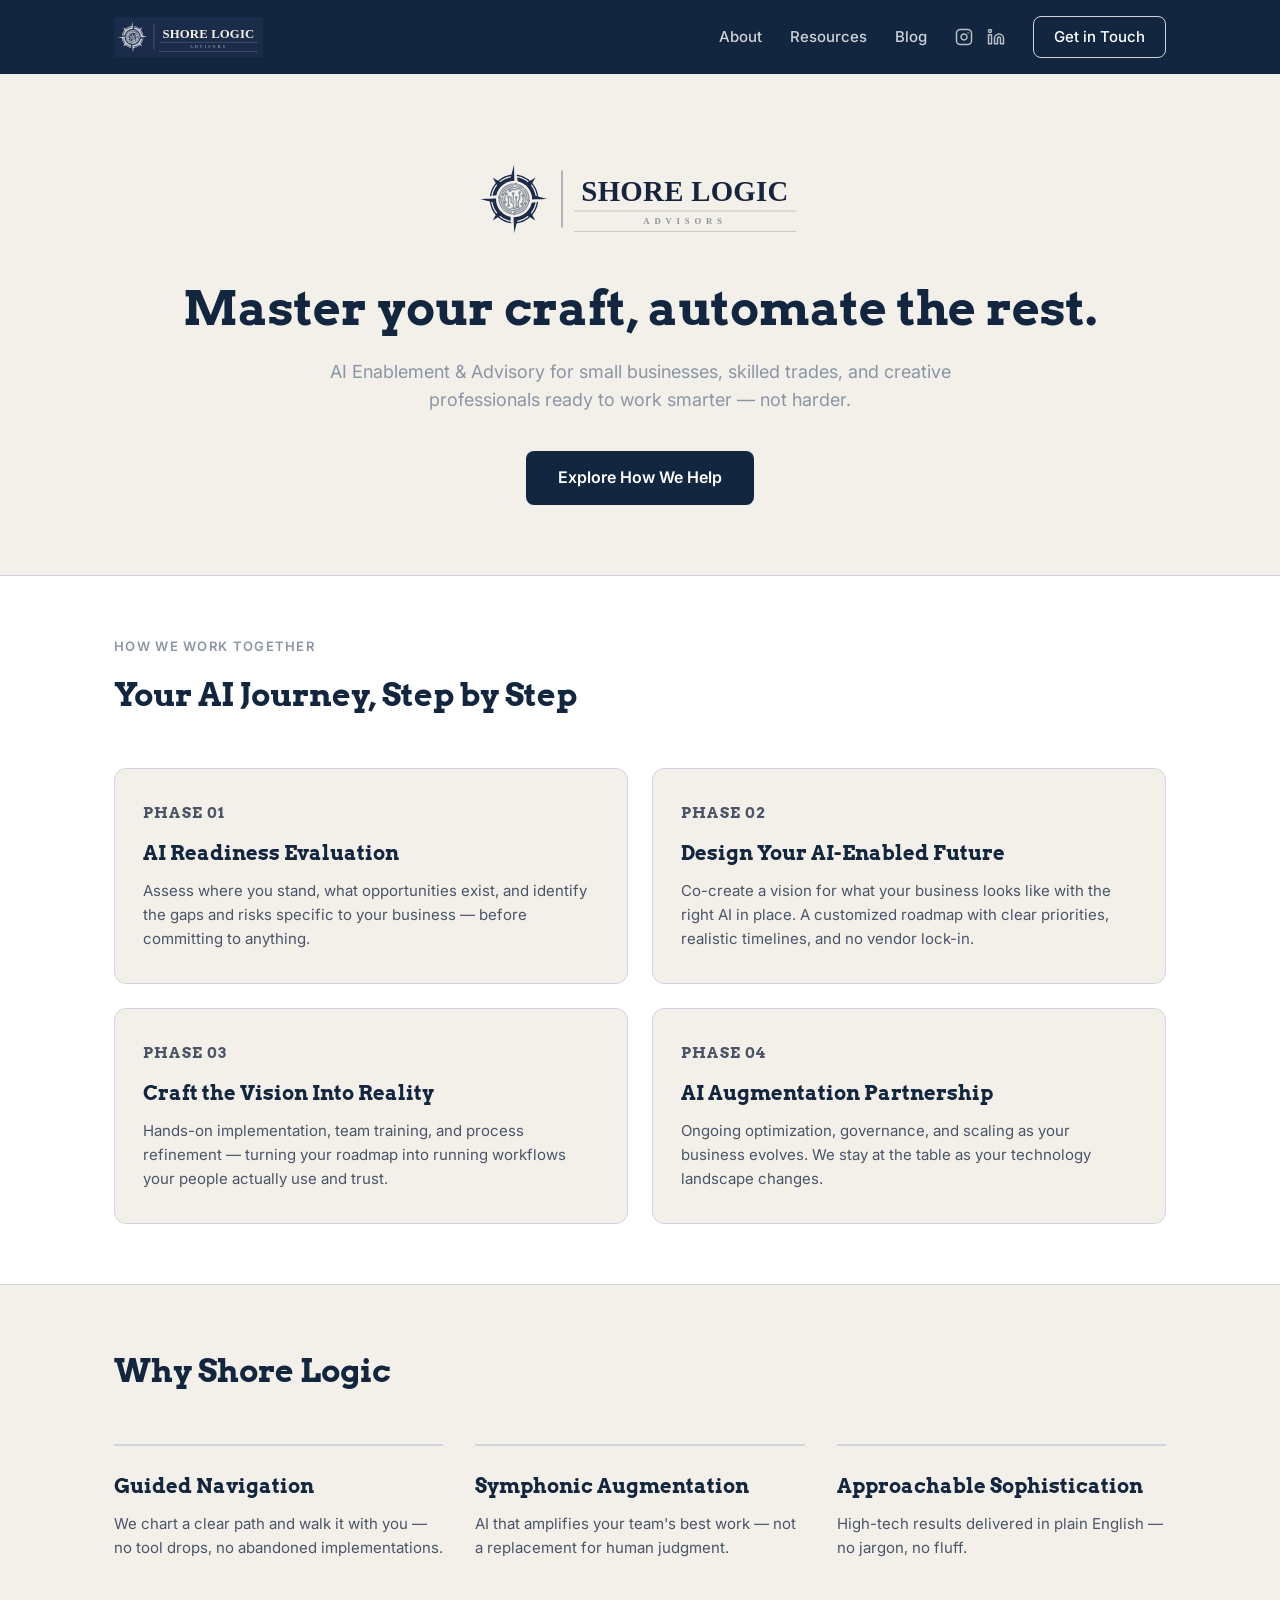
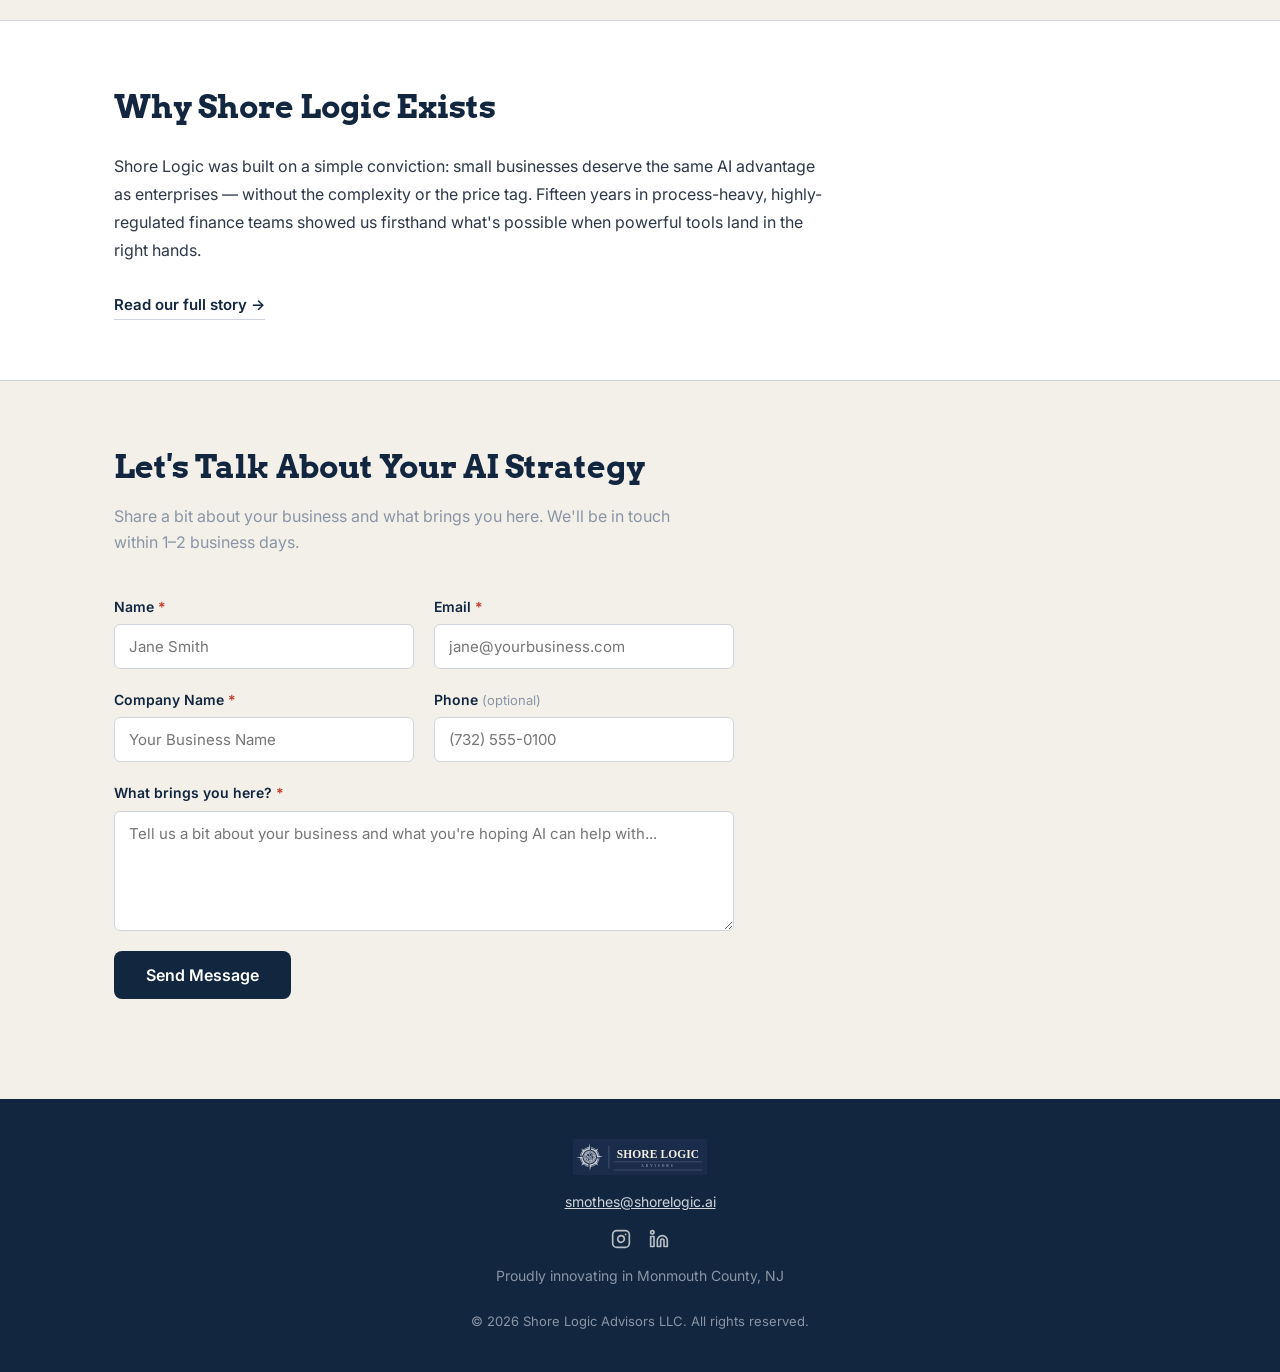
<file: index.html>
<!DOCTYPE html>
<html lang="en">
<head>
  <meta charset="UTF-8" />
  <meta name="viewport" content="width=device-width, initial-scale=1.0" />

  <!-- SEO -->
  <title>Shore Logic Advisors | AI Enablement for Small Business</title>
  <meta name="description" content="Shore Logic Advisors helps small businesses, skilled trades, and creative professionals use AI to reclaim their time and grow — without losing what makes their work human. Based in Monmouth County, NJ." />
  <meta name="keywords" content="AI consulting, AI enablement, small business AI, Monmouth County NJ, AI advisory, AI strategy, local AI advisor, AI for small business, business automation" />
  <link rel="canonical" href="https://shorelogic.ai/" />

  <!-- Open Graph -->
  <meta property="og:title" content="Shore Logic Advisors | AI Enablement for Small Business" />
  <meta property="og:description" content="Shore Logic helps small businesses use AI to reclaim their time and grow — without losing what makes their work human. Expert guidance, practical results." />
  <meta property="og:image" content="assets/thumbnail.png" />
  <meta property="og:type" content="website" />
  <meta property="og:url" content="https://shorelogic.ai/" />

  <!-- Twitter Card -->
  <meta name="twitter:card" content="summary_large_image" />
  <meta name="twitter:title" content="Shore Logic Advisors | AI Enablement for Small Business" />
  <meta name="twitter:description" content="Shore Logic helps small businesses use AI to reclaim their time and grow — without losing what makes their work human." />
  <meta name="twitter:image" content="assets/thumbnail.png" />

  <!-- Schema.org LocalBusiness -->
  <script type="application/ld+json">
  {
    "@context": "https://schema.org",
    "@type": "LocalBusiness",
    "name": "Shore Logic AI Advisors",
    "email": "smothes@shorelogic.ai",
    "address": {
      "@type": "PostalAddress",
      "addressRegion": "NJ",
      "addressCountry": "US"
    },
    "areaServed": "Monmouth County, NJ",
    "url": "https://shorelogic.ai",
    "description": "AI Enablement & Advisory firm helping small businesses, skilled trades, and creative professionals use AI to grow without breaking their budget or infrastructure.",
    "sameAs": [
      "https://www.instagram.com/shorelogicai/",
      "https://www.linkedin.com/company/shorelogic-advisors/"
    ]
  }
  </script>

  <!-- Fonts -->
  <link rel="preconnect" href="https://fonts.googleapis.com" />
  <link rel="preconnect" href="https://fonts.gstatic.com" crossorigin />
  <link href="https://fonts.googleapis.com/css2?family=Arvo:wght@400;700&family=Inter:wght@400;500;600&display=swap" rel="stylesheet" />
  <link rel="stylesheet" href="styles.css" />
</head>
<body>

  <!-- Nav -->
  <nav>
    <div class="container">
      <a href="index.html" class="nav-logo">
        <img src="assets/svg/logo-lockup-navy.svg" alt="Shore Logic Advisors" />
      </a>
      <button class="nav-toggle" aria-label="Toggle navigation" aria-expanded="false">
        <span></span><span></span><span></span>
      </button>
      <div class="nav-links">
        <a href="about.html">About</a>
        <a href="resources.html">Resources</a>
        <a href="blog/index.html">Blog</a>
        <div class="nav-social">
          <a href="https://www.instagram.com/shorelogicai/" aria-label="Instagram" target="_blank" rel="noopener">
            <svg xmlns="http://www.w3.org/2000/svg" width="18" height="18" viewBox="0 0 24 24" fill="none" stroke="currentColor" stroke-width="2" stroke-linecap="round" stroke-linejoin="round"><rect x="2" y="2" width="20" height="20" rx="5" ry="5"/><path d="M16 11.37A4 4 0 1 1 12.63 8 4 4 0 0 1 16 11.37z"/><line x1="17.5" y1="6.5" x2="17.51" y2="6.5"/></svg>
          </a>
          <a href="https://www.linkedin.com/company/shorelogic-advisors/" aria-label="LinkedIn" target="_blank" rel="noopener">
            <svg xmlns="http://www.w3.org/2000/svg" width="18" height="18" viewBox="0 0 24 24" fill="none" stroke="currentColor" stroke-width="2" stroke-linecap="round" stroke-linejoin="round"><path d="M16 8a6 6 0 0 1 6 6v7h-4v-7a2 2 0 0 0-2-2 2 2 0 0 0-2 2v7h-4v-7a6 6 0 0 1 6-6z"/><rect x="2" y="9" width="4" height="12"/><circle cx="4" cy="4" r="2"/></svg>
          </a>
        </div>
        <a href="#contact" class="nav-cta">Get in Touch</a>
      </div>
    </div>
  </nav>

  <!-- Hero -->
  <section id="hero">
    <div class="container">
      <img src="assets/svg/logo-lockup-transparent.svg" alt="Shore Logic Advisors" class="hero-logo" />
      <h1>Master your craft, automate the rest.</h1>
      <p class="subheader">AI Enablement &amp; Advisory for small businesses, skilled trades, and creative professionals ready to work smarter — not harder.</p>
      <a href="#contact" class="btn">Explore How We Help</a>
    </div>
  </section>

  <div class="divider"></div>

  <!-- Services -->
  <section id="services">
    <div class="container">
      <p class="section-label">How We Work Together</p>
      <h2>Your AI Journey, Step by Step</h2>
      <div class="cards-grid">
        <div class="card">
          <p class="card-number">PHASE 01</p>
          <h3>AI Readiness Evaluation</h3>
          <p>Assess where you stand, what opportunities exist, and identify the gaps and risks specific to your business — before committing to anything.</p>
        </div>
        <div class="card">
          <p class="card-number">PHASE 02</p>
          <h3>Design Your AI-Enabled Future</h3>
          <p>Co-create a vision for what your business looks like with the right AI in place. A customized roadmap with clear priorities, realistic timelines, and no vendor lock-in.</p>
        </div>
        <div class="card">
          <p class="card-number">PHASE 03</p>
          <h3>Craft the Vision Into Reality</h3>
          <p>Hands-on implementation, team training, and process refinement — turning your roadmap into running workflows your people actually use and trust.</p>
        </div>
        <div class="card">
          <p class="card-number">PHASE 04</p>
          <h3>AI Augmentation Partnership</h3>
          <p>Ongoing optimization, governance, and scaling as your business evolves. We stay at the table as your technology landscape changes.</p>
        </div>
      </div>
    </div>
  </section>

  <div class="divider"></div>

  <!-- Why Shore Logic -->
  <section id="why">
    <div class="container">
      <h2>Why Shore Logic</h2>
      <div class="pillars-grid">
        <div class="pillar">
          <h3>Guided Navigation</h3>
          <p>We chart a clear path and walk it with you — no tool drops, no abandoned implementations.</p>
        </div>
        <div class="pillar">
          <h3>Symphonic Augmentation</h3>
          <p>AI that amplifies your team's best work — not a replacement for human judgment.</p>
        </div>
        <div class="pillar">
          <h3>Approachable Sophistication</h3>
          <p>High-tech results delivered in plain English — no jargon, no fluff.</p>
        </div>
      </div>
    </div>
  </section>

  <div class="divider"></div>

  <!-- About Teaser -->
  <section id="about-teaser">
    <div class="container">
      <h2>Why Shore Logic Exists</h2>
      <div class="about-teaser-body">
        <p>Shore Logic was built on a simple conviction: small businesses deserve the same AI advantage as enterprises — without the complexity or the price tag. Fifteen years in process-heavy, highly-regulated finance teams showed us firsthand what's possible when powerful tools land in the right hands.</p>
        <a href="about.html" class="link-arrow">Read our full story &rarr;</a>
      </div>
    </div>
  </section>

  <div class="divider"></div>

  <!-- Contact -->
  <section id="contact">
    <div class="container">
      <h2>Let's Talk About Your AI Strategy</h2>
      <p class="subheader">Share a bit about your business and what brings you here. We'll be in touch within 1–2 business days.</p>

      <form class="contact-form" id="contact-form" novalidate>
        <div class="form-row">
          <div class="form-group">
            <label for="name">Name <span style="color:#c0392b">*</span></label>
            <input type="text" id="name" name="name" required placeholder="Jane Smith" />
          </div>
          <div class="form-group">
            <label for="email">Email <span style="color:#c0392b">*</span></label>
            <input type="email" id="email" name="email" required placeholder="jane@yourbusiness.com" />
          </div>
        </div>
        <div class="form-row">
          <div class="form-group">
            <label for="company">Company Name <span style="color:#c0392b">*</span></label>
            <input type="text" id="company" name="company" required placeholder="Your Business Name" />
          </div>
          <div class="form-group">
            <label for="phone">Phone <span class="optional">(optional)</span></label>
            <input type="tel" id="phone" name="phone" placeholder="(732) 555-0100" />
          </div>
        </div>
        <div class="form-group">
          <label for="message">What brings you here? <span style="color:#c0392b">*</span></label>
          <textarea id="message" name="message" required placeholder="Tell us a bit about your business and what you're hoping AI can help with..."></textarea>
        </div>
        <button type="submit" class="btn" id="submit-btn">Send Message</button>
        <p class="form-status" id="form-status" role="alert"></p>
      </form>
    </div>
  </section>

  <!-- Footer -->
  <footer>
    <div class="container">
      <div class="footer-inner">
        <img src="assets/svg/logo-lockup-navy.svg" alt="Shore Logic Advisors" />
        <p class="footer-contact">
          <a href="mailto:smothes@shorelogic.ai">smothes@shorelogic.ai</a>
        </p>
        <div class="footer-social">
          <a href="https://www.instagram.com/shorelogicai/" aria-label="Instagram" target="_blank" rel="noopener">
            <svg xmlns="http://www.w3.org/2000/svg" width="20" height="20" viewBox="0 0 24 24" fill="none" stroke="currentColor" stroke-width="2" stroke-linecap="round" stroke-linejoin="round"><rect x="2" y="2" width="20" height="20" rx="5" ry="5"/><path d="M16 11.37A4 4 0 1 1 12.63 8 4 4 0 0 1 16 11.37z"/><line x1="17.5" y1="6.5" x2="17.51" y2="6.5"/></svg>
          </a>
          <a href="https://www.linkedin.com/company/shorelogic-advisors/" aria-label="LinkedIn" target="_blank" rel="noopener">
            <svg xmlns="http://www.w3.org/2000/svg" width="20" height="20" viewBox="0 0 24 24" fill="none" stroke="currentColor" stroke-width="2" stroke-linecap="round" stroke-linejoin="round"><path d="M16 8a6 6 0 0 1 6 6v7h-4v-7a2 2 0 0 0-2-2 2 2 0 0 0-2 2v7h-4v-7a6 6 0 0 1 6-6z"/><rect x="2" y="9" width="4" height="12"/><circle cx="4" cy="4" r="2"/></svg>
          </a>
        </div>
        <p class="footer-location">Proudly innovating in Monmouth County, NJ</p>
        <p class="footer-copy">© 2026 Shore Logic Advisors LLC. All rights reserved.</p>
      </div>
    </div>
  </footer>

  <script>
    const APPS_SCRIPT_URL = 'https://script.google.com/macros/s/AKfycbw6Emo7u7NNuvZxa25vpiEvlYKg4vGQaoP2pGudHjcL7wQX1jN9wdIGt_xhjvFqeEsP/exec';

    // Nav hamburger
    const toggle = document.querySelector('.nav-toggle');
    const links  = document.querySelector('.nav-links');
    if (toggle) {
      toggle.addEventListener('click', () => {
        const open = links.classList.toggle('open');
        toggle.setAttribute('aria-expanded', open);
      });
      links.querySelectorAll('a').forEach(a =>
        a.addEventListener('click', () => {
          links.classList.remove('open');
          toggle.setAttribute('aria-expanded', 'false');
        })
      );
    }

    // Contact form
    const form      = document.getElementById('contact-form');
    const status    = document.getElementById('form-status');
    const submitBtn = document.getElementById('submit-btn');

    form.addEventListener('submit', async function (e) {
      e.preventDefault();
      status.textContent = '';
      status.className = 'form-status';

      const name    = document.getElementById('name').value.trim();
      const email   = document.getElementById('email').value.trim();
      const company = document.getElementById('company').value.trim();
      const message = document.getElementById('message').value.trim();

      if (!name || !email || !company || !message) {
        status.textContent = 'Please fill in all required fields.';
        status.className = 'form-status error';
        return;
      }

      submitBtn.disabled = true;
      submitBtn.textContent = 'Sending…';

      const payload = {
        type: 'contact',
        name,
        email,
        company,
        phone: document.getElementById('phone').value.trim(),
        message
      };

      try {
        const res  = await fetch(APPS_SCRIPT_URL, { method: 'POST', body: JSON.stringify(payload) });
        const data = await res.json();
        if (data.result === 'success') {
          status.textContent = "Thank you! We'll be in touch within 1–2 business days.";
          status.className = 'form-status success';
          form.reset();
        } else {
          throw new Error(data.error || 'Unknown error');
        }
      } catch (err) {
        status.textContent = 'Something went wrong. Please email us directly at smothes@shorelogic.ai.';
        status.className = 'form-status error';
      } finally {
        submitBtn.disabled = false;
        submitBtn.textContent = 'Send Message';
      }
    });
  </script>
</body>
</html>
</file>
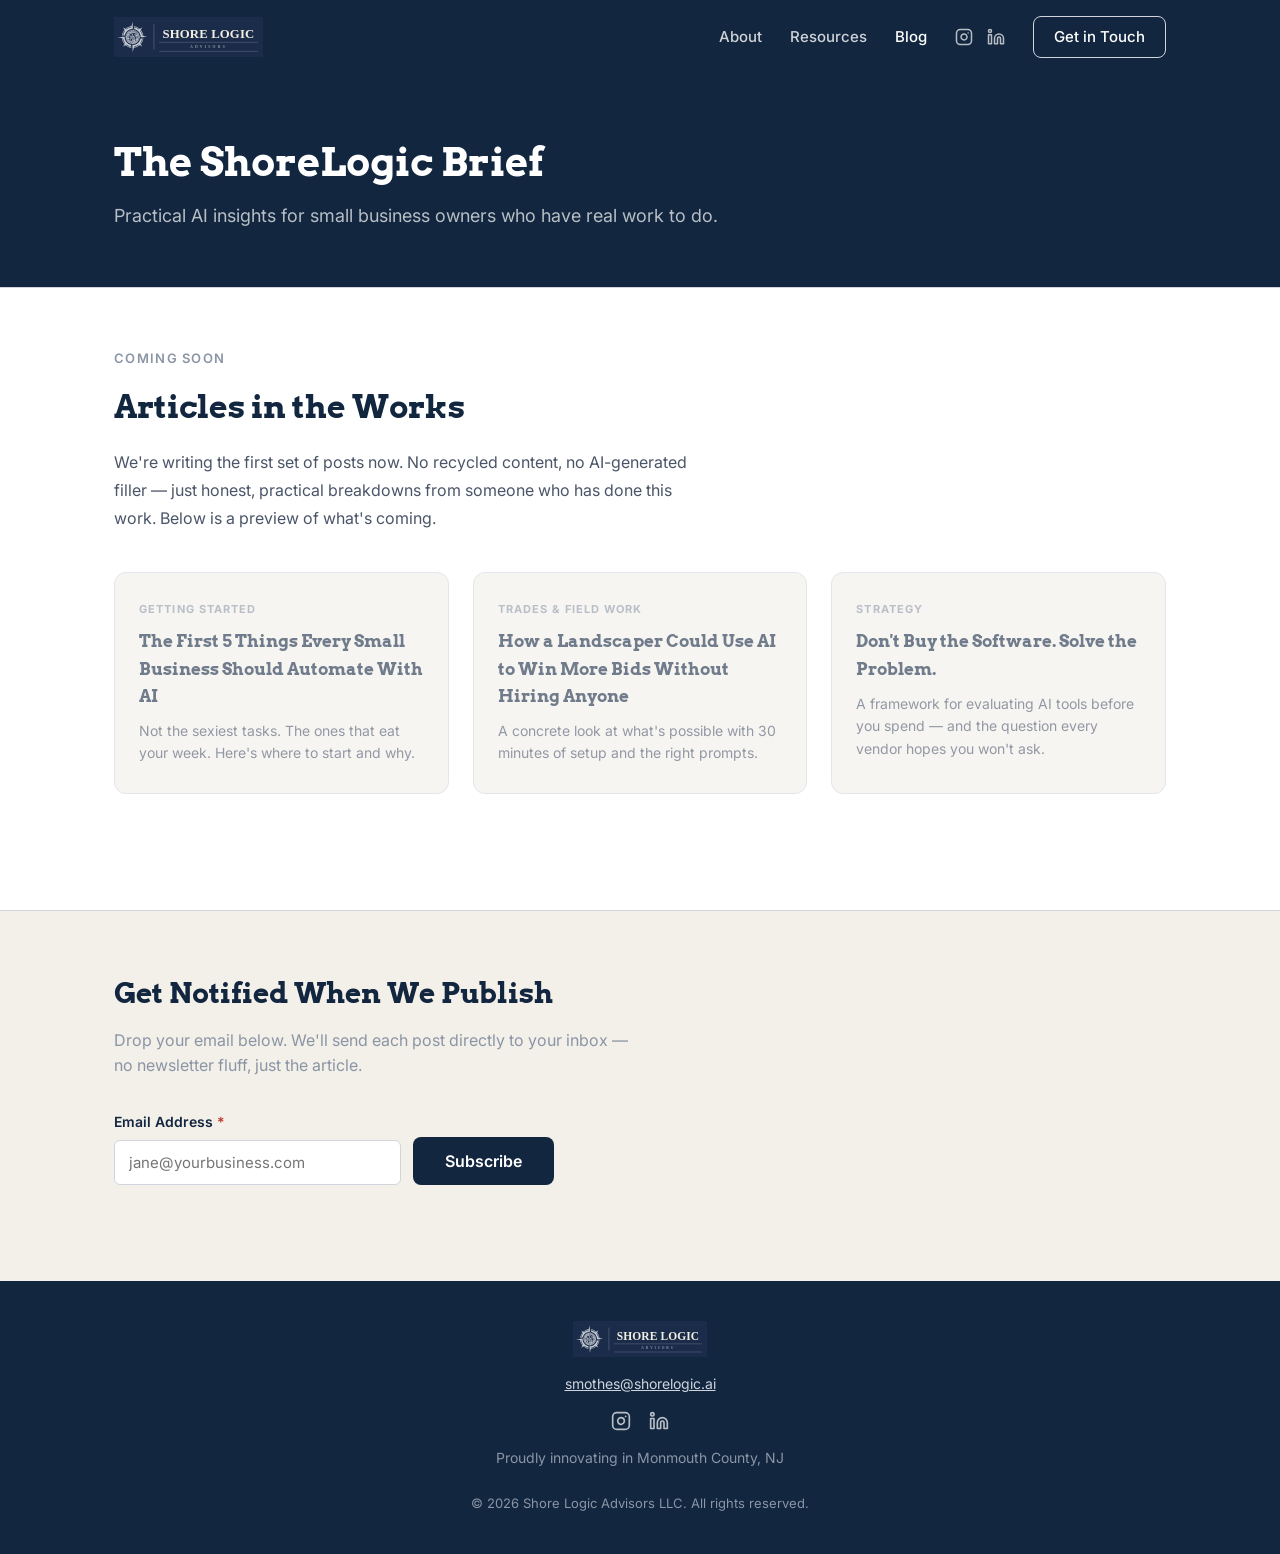
<file: blog/index.html>
<!DOCTYPE html>
<html lang="en">
<head>
  <meta charset="UTF-8" />
  <meta name="viewport" content="width=device-width, initial-scale=1.0" />

  <title>Blog | Shore Logic Advisors</title>
  <meta name="description" content="Practical AI insights for small business owners who have real work to do. Articles from Shore Logic Advisors — coming soon." />
  <link rel="canonical" href="https://shorelogic.ai/blog/" />

  <meta property="og:title" content="Blog | Shore Logic Advisors" />
  <meta property="og:description" content="Practical AI insights for small business owners — coming soon from Shore Logic Advisors." />
  <meta property="og:image" content="../assets/thumbnail.png" />
  <meta property="og:type" content="website" />
  <meta property="og:url" content="https://shorelogic.ai/blog/" />

  <link rel="preconnect" href="https://fonts.googleapis.com" />
  <link rel="preconnect" href="https://fonts.gstatic.com" crossorigin />
  <link href="https://fonts.googleapis.com/css2?family=Arvo:wght@400;700&family=Inter:wght@400;500;600&display=swap" rel="stylesheet" />
  <link rel="stylesheet" href="../styles.css" />
</head>
<body>

  <!-- Nav -->
  <nav>
    <div class="container">
      <a href="../index.html" class="nav-logo">
        <img src="../assets/svg/logo-lockup-navy.svg" alt="Shore Logic Advisors" />
      </a>
      <button class="nav-toggle" aria-label="Toggle navigation" aria-expanded="false">
        <span></span><span></span><span></span>
      </button>
      <div class="nav-links">
        <a href="../about.html">About</a>
        <a href="../resources.html">Resources</a>
        <a href="index.html" class="active">Blog</a>
        <div class="nav-social">
          <a href="https://www.instagram.com/shorelogicai/" aria-label="Instagram" target="_blank" rel="noopener">
            <svg xmlns="http://www.w3.org/2000/svg" width="18" height="18" viewBox="0 0 24 24" fill="none" stroke="currentColor" stroke-width="2" stroke-linecap="round" stroke-linejoin="round"><rect x="2" y="2" width="20" height="20" rx="5" ry="5"/><path d="M16 11.37A4 4 0 1 1 12.63 8 4 4 0 0 1 16 11.37z"/><line x1="17.5" y1="6.5" x2="17.51" y2="6.5"/></svg>
          </a>
          <a href="https://www.linkedin.com/company/shorelogic-advisors/" aria-label="LinkedIn" target="_blank" rel="noopener">
            <svg xmlns="http://www.w3.org/2000/svg" width="18" height="18" viewBox="0 0 24 24" fill="none" stroke="currentColor" stroke-width="2" stroke-linecap="round" stroke-linejoin="round"><path d="M16 8a6 6 0 0 1 6 6v7h-4v-7a2 2 0 0 0-2-2 2 2 0 0 0-2 2v7h-4v-7a6 6 0 0 1 6-6z"/><rect x="2" y="9" width="4" height="12"/><circle cx="4" cy="4" r="2"/></svg>
          </a>
        </div>
        <a href="../index.html#contact" class="nav-cta">Get in Touch</a>
      </div>
    </div>
  </nav>

  <!-- Page Hero -->
  <div class="page-hero">
    <div class="container">
      <h1>The ShoreLogic Brief</h1>
      <p class="subheader">Practical AI insights for small business owners who have real work to do.</p>
    </div>
  </div>

  <div class="divider"></div>

  <!-- Coming Soon Content -->
  <section class="blog-coming-section">
    <div class="container">
      <p class="section-label">Coming Soon</p>
      <h2>Articles in the Works</h2>
      <p class="lead">We're writing the first set of posts now. No recycled content, no AI-generated filler — just honest, practical breakdowns from someone who has done this work. Below is a preview of what's coming.</p>

      <div class="preview-posts">
        <div class="preview-post">
          <p class="post-tag">Getting Started</p>
          <h3>The First 5 Things Every Small Business Should Automate With AI</h3>
          <p>Not the sexiest tasks. The ones that eat your week. Here's where to start and why.</p>
        </div>
        <div class="preview-post">
          <p class="post-tag">Trades &amp; Field Work</p>
          <h3>How a Landscaper Could Use AI to Win More Bids Without Hiring Anyone</h3>
          <p>A concrete look at what's possible with 30 minutes of setup and the right prompts.</p>
        </div>
        <div class="preview-post">
          <p class="post-tag">Strategy</p>
          <h3>Don't Buy the Software. Solve the Problem.</h3>
          <p>A framework for evaluating AI tools before you spend — and the question every vendor hopes you won't ask.</p>
        </div>
      </div>
    </div>
  </section>

  <div class="divider"></div>

  <!-- Blog Subscribe -->
  <section class="blog-subscribe-section">
    <div class="container">
      <h2>Get Notified When We Publish</h2>
      <p class="lead">Drop your email below. We'll send each post directly to your inbox — no newsletter fluff, just the article.</p>

      <form class="subscribe-form" id="blog-form" novalidate>
        <div class="subscribe-row">
          <div class="form-group" style="margin-bottom: 0;">
            <label for="b-email">Email Address <span style="color:#c0392b">*</span></label>
            <input type="email" id="b-email" name="email" required placeholder="jane@yourbusiness.com" />
          </div>
          <div style="padding-top: 26px;">
            <button type="submit" class="btn" id="blog-submit-btn">Subscribe</button>
          </div>
        </div>
        <p class="form-status" id="blog-form-status" role="alert" style="margin-top: 12px;"></p>
      </form>
    </div>
  </section>

  <!-- Footer -->
  <footer>
    <div class="container">
      <div class="footer-inner">
        <img src="../assets/svg/logo-lockup-navy.svg" alt="Shore Logic Advisors" />
        <p class="footer-contact">
          <a href="mailto:smothes@shorelogic.ai">smothes@shorelogic.ai</a>
        </p>
        <div class="footer-social">
          <a href="https://www.instagram.com/shorelogicai/" aria-label="Instagram" target="_blank" rel="noopener">
            <svg xmlns="http://www.w3.org/2000/svg" width="20" height="20" viewBox="0 0 24 24" fill="none" stroke="currentColor" stroke-width="2" stroke-linecap="round" stroke-linejoin="round"><rect x="2" y="2" width="20" height="20" rx="5" ry="5"/><path d="M16 11.37A4 4 0 1 1 12.63 8 4 4 0 0 1 16 11.37z"/><line x1="17.5" y1="6.5" x2="17.51" y2="6.5"/></svg>
          </a>
          <a href="https://www.linkedin.com/company/shorelogic-advisors/" aria-label="LinkedIn" target="_blank" rel="noopener">
            <svg xmlns="http://www.w3.org/2000/svg" width="20" height="20" viewBox="0 0 24 24" fill="none" stroke="currentColor" stroke-width="2" stroke-linecap="round" stroke-linejoin="round"><path d="M16 8a6 6 0 0 1 6 6v7h-4v-7a2 2 0 0 0-2-2 2 2 0 0 0-2 2v7h-4v-7a6 6 0 0 1 6-6z"/><rect x="2" y="9" width="4" height="12"/><circle cx="4" cy="4" r="2"/></svg>
          </a>
        </div>
        <p class="footer-location">Proudly innovating in Monmouth County, NJ</p>
        <p class="footer-copy">© 2026 Shore Logic Advisors LLC. All rights reserved.</p>
      </div>
    </div>
  </footer>

  <script>
    const APPS_SCRIPT_URL = 'https://script.google.com/macros/s/AKfycbw6Emo7u7NNuvZxa25vpiEvlYKg4vGQaoP2pGudHjcL7wQX1jN9wdIGt_xhjvFqeEsP/exec';

    // Nav hamburger
    const toggle = document.querySelector('.nav-toggle');
    const links  = document.querySelector('.nav-links');
    if (toggle) {
      toggle.addEventListener('click', () => {
        const open = links.classList.toggle('open');
        toggle.setAttribute('aria-expanded', open);
      });
      links.querySelectorAll('a').forEach(a =>
        a.addEventListener('click', () => {
          links.classList.remove('open');
          toggle.setAttribute('aria-expanded', 'false');
        })
      );
    }

    // Blog subscribe form
    const blogForm   = document.getElementById('blog-form');
    const blogStatus = document.getElementById('blog-form-status');
    const blogBtn    = document.getElementById('blog-submit-btn');

    blogForm.addEventListener('submit', async function (e) {
      e.preventDefault();
      blogStatus.textContent = '';
      blogStatus.className = 'form-status';

      const email = document.getElementById('b-email').value.trim();

      if (!email) {
        blogStatus.textContent = 'Please enter your email address.';
        blogStatus.className = 'form-status error';
        return;
      }

      blogBtn.disabled = true;
      blogBtn.textContent = 'Subscribing…';

      const payload = { type: 'blog_subscriber', email };

      try {
        const res  = await fetch(APPS_SCRIPT_URL, { method: 'POST', body: JSON.stringify(payload) });
        const data = await res.json();
        if (data.result === 'success') {
          blogStatus.textContent = "You're subscribed. We'll send each post directly to your inbox.";
          blogStatus.className = 'form-status success';
          blogForm.reset();
        } else {
          throw new Error(data.error || 'Unknown error');
        }
      } catch (err) {
        blogStatus.textContent = 'Something went wrong. Please email us at smothes@shorelogic.ai.';
        blogStatus.className = 'form-status error';
      } finally {
        blogBtn.disabled = false;
        blogBtn.textContent = 'Subscribe';
      }
    });
  </script>
</body>
</html>
</file>
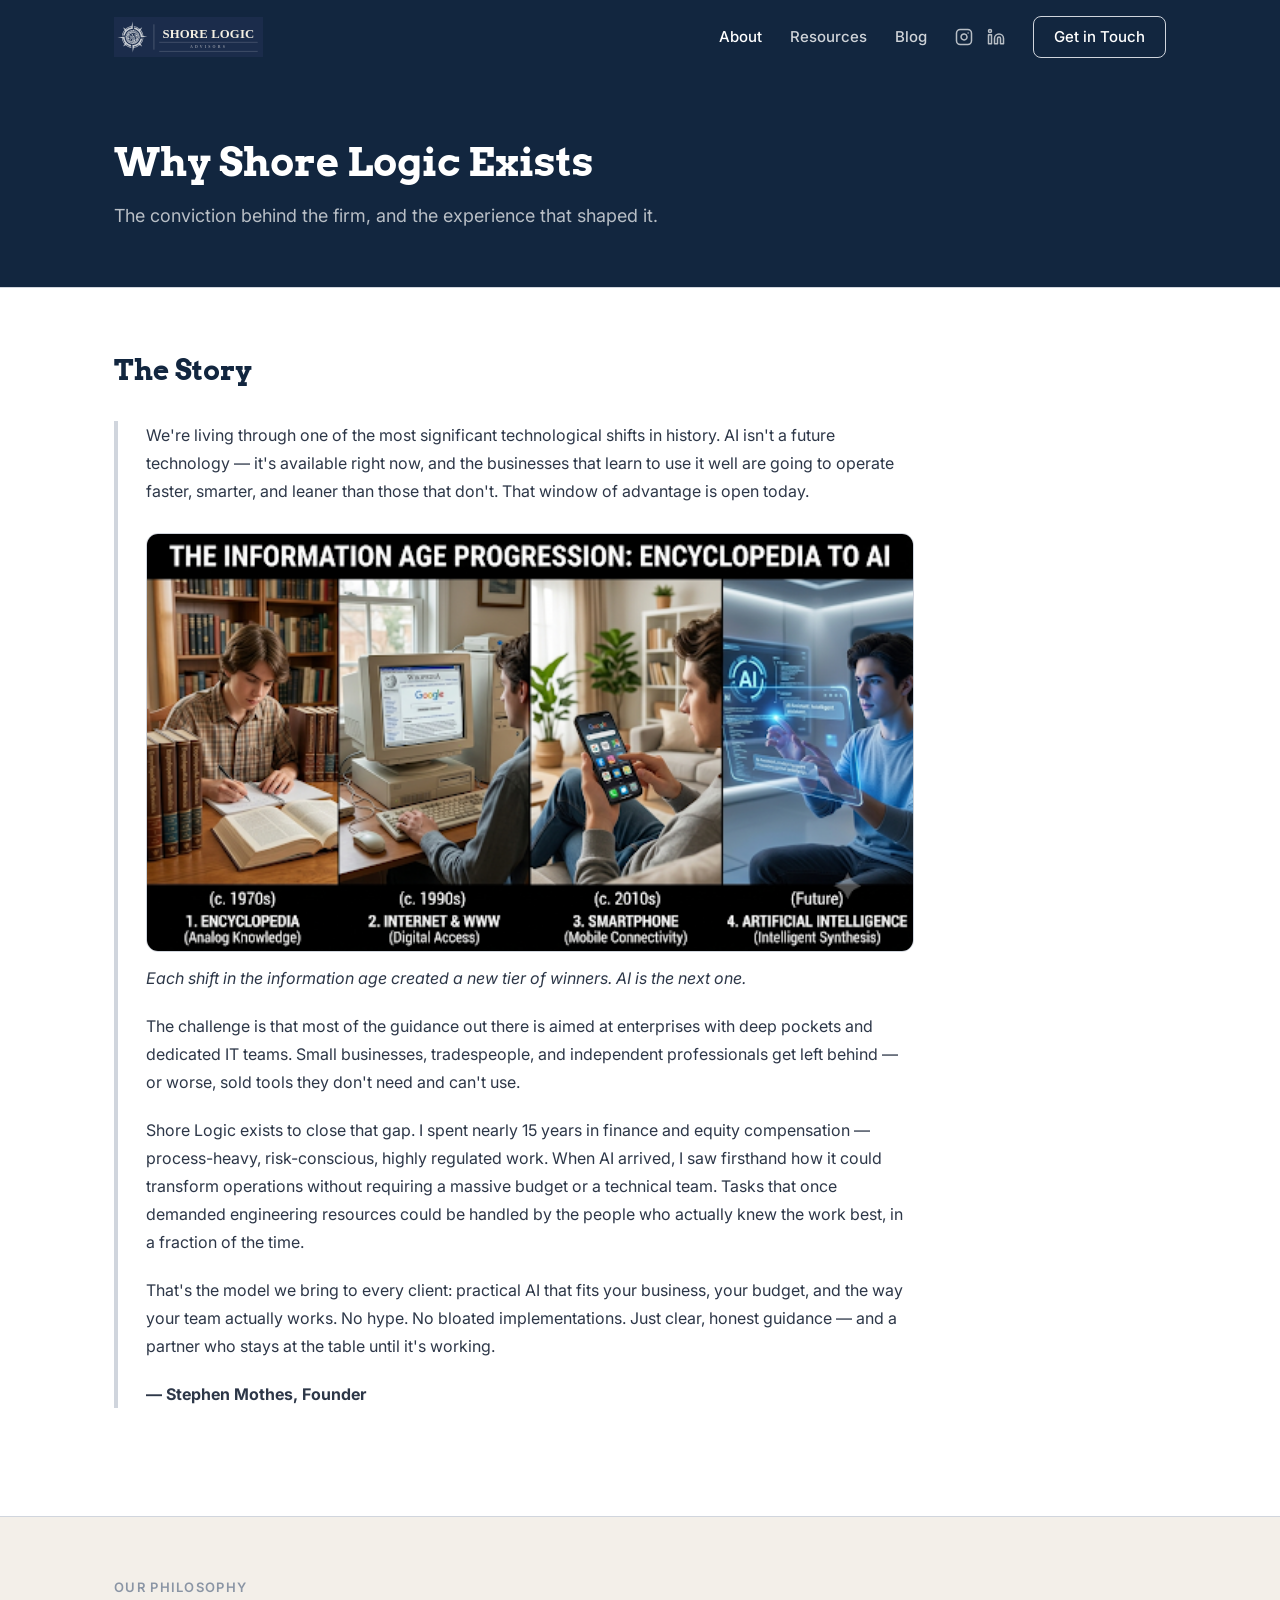
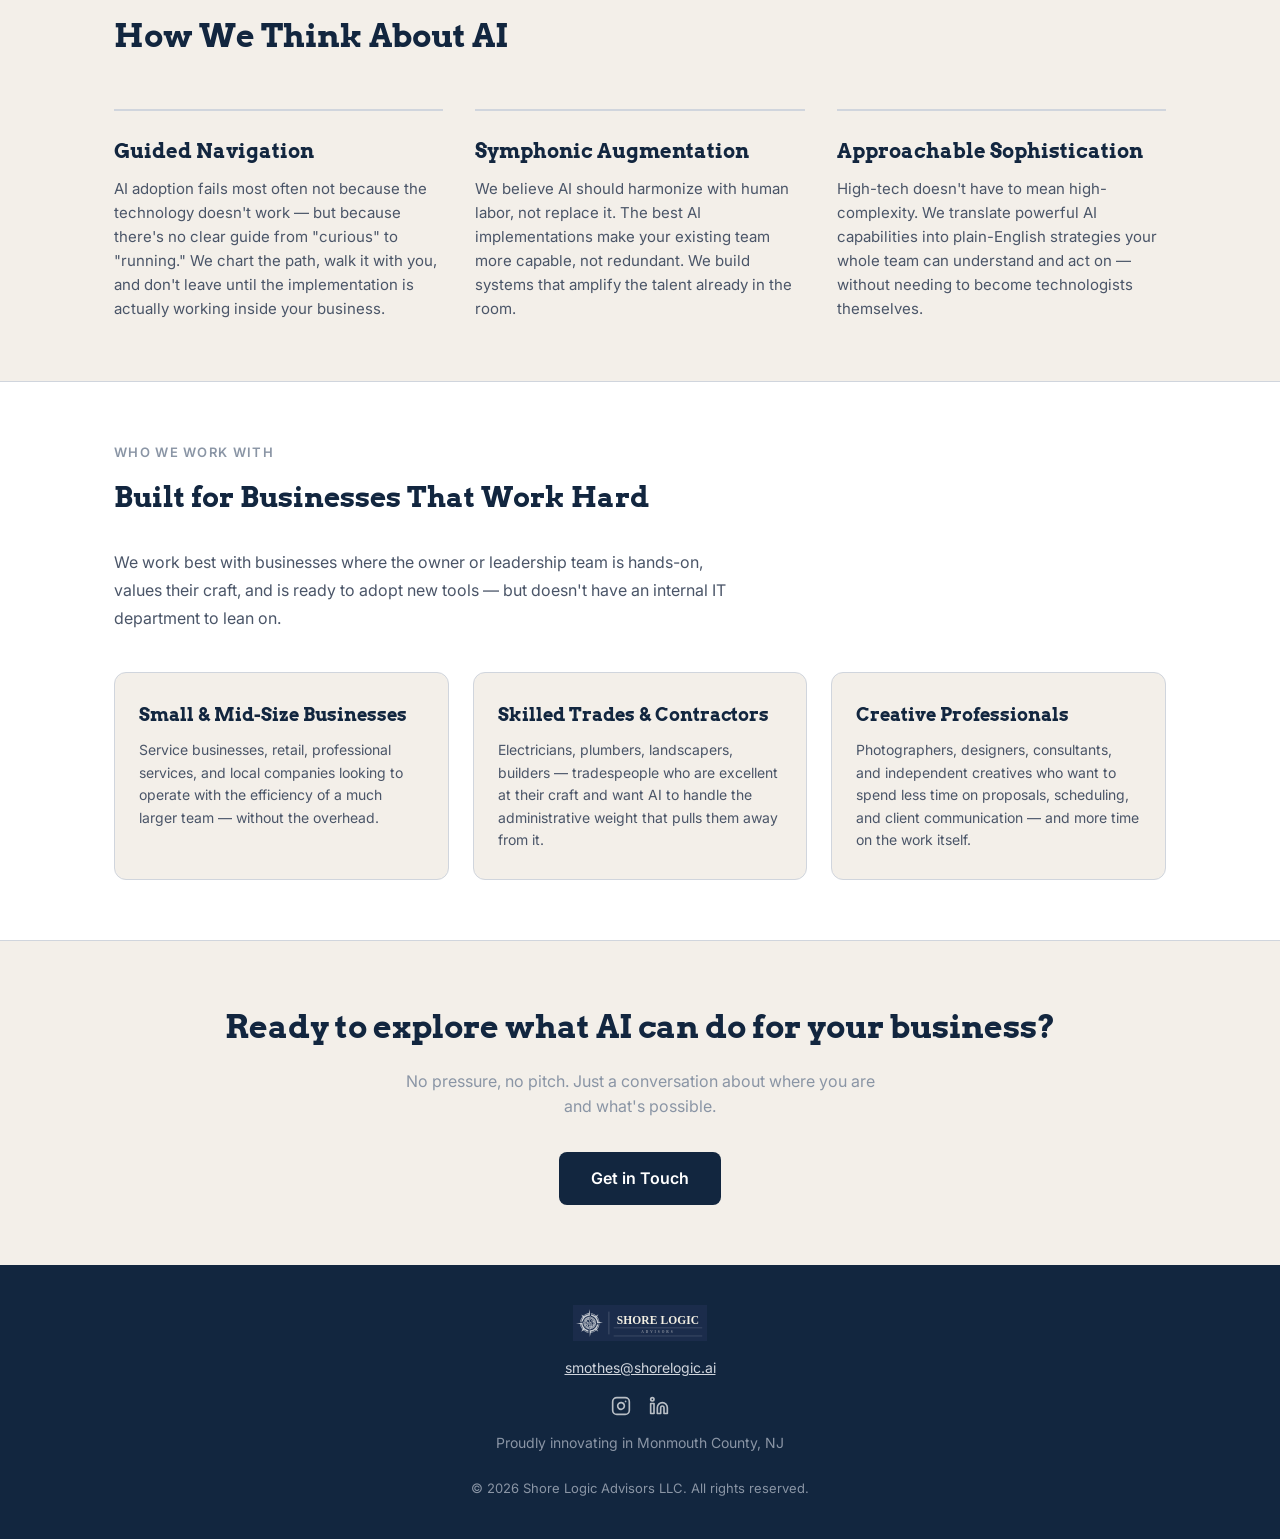
<file: about.html>
<!DOCTYPE html>
<html lang="en">
<head>
  <meta charset="UTF-8" />
  <meta name="viewport" content="width=device-width, initial-scale=1.0" />

  <title>About | Shore Logic Advisors</title>
  <meta name="description" content="The story and conviction behind Shore Logic Advisors — why we exist, who we work with, and how we approach AI enablement for small business." />
  <link rel="canonical" href="https://shorelogic.ai/about.html" />

  <meta property="og:title" content="About Shore Logic Advisors" />
  <meta property="og:description" content="The story and conviction behind Shore Logic Advisors." />
  <meta property="og:image" content="assets/thumbnail.png" />
  <meta property="og:type" content="website" />
  <meta property="og:url" content="https://shorelogic.ai/about.html" />

  <link rel="preconnect" href="https://fonts.googleapis.com" />
  <link rel="preconnect" href="https://fonts.gstatic.com" crossorigin />
  <link href="https://fonts.googleapis.com/css2?family=Arvo:wght@400;700&family=Inter:wght@400;500;600&display=swap" rel="stylesheet" />
  <link rel="stylesheet" href="styles.css" />
</head>
<body>

  <!-- Nav -->
  <nav>
    <div class="container">
      <a href="index.html" class="nav-logo">
        <img src="assets/svg/logo-lockup-navy.svg" alt="Shore Logic Advisors" />
      </a>
      <button class="nav-toggle" aria-label="Toggle navigation" aria-expanded="false">
        <span></span><span></span><span></span>
      </button>
      <div class="nav-links">
        <a href="about.html" class="active">About</a>
        <a href="resources.html">Resources</a>
        <a href="blog/index.html">Blog</a>
        <div class="nav-social">
          <a href="https://www.instagram.com/shorelogicai/" aria-label="Instagram" target="_blank" rel="noopener">
            <svg xmlns="http://www.w3.org/2000/svg" width="18" height="18" viewBox="0 0 24 24" fill="none" stroke="currentColor" stroke-width="2" stroke-linecap="round" stroke-linejoin="round"><rect x="2" y="2" width="20" height="20" rx="5" ry="5"/><path d="M16 11.37A4 4 0 1 1 12.63 8 4 4 0 0 1 16 11.37z"/><line x1="17.5" y1="6.5" x2="17.51" y2="6.5"/></svg>
          </a>
          <a href="https://www.linkedin.com/company/shorelogic-advisors/" aria-label="LinkedIn" target="_blank" rel="noopener">
            <svg xmlns="http://www.w3.org/2000/svg" width="18" height="18" viewBox="0 0 24 24" fill="none" stroke="currentColor" stroke-width="2" stroke-linecap="round" stroke-linejoin="round"><path d="M16 8a6 6 0 0 1 6 6v7h-4v-7a2 2 0 0 0-2-2 2 2 0 0 0-2 2v7h-4v-7a6 6 0 0 1 6-6z"/><rect x="2" y="9" width="4" height="12"/><circle cx="4" cy="4" r="2"/></svg>
          </a>
        </div>
        <a href="index.html#contact" class="nav-cta">Get in Touch</a>
      </div>
    </div>
  </nav>

  <!-- Page Hero -->
  <div class="page-hero">
    <div class="container">
      <h1>Why Shore Logic Exists</h1>
      <p class="subheader">The conviction behind the firm, and the experience that shaped it.</p>
    </div>
  </div>

  <div class="divider"></div>

  <!-- Founder Story -->
  <section class="about-section">
    <div class="container">
      <h2>The Story</h2>
      <div class="founder-quote">
        <p>We're living through one of the most significant technological shifts in history. AI isn't a future technology — it's available right now, and the businesses that learn to use it well are going to operate faster, smarter, and leaner than those that don't. That window of advantage is open today.</p>
        <img src="assets/InformationAgeProgression.png" alt="The Information Age Progression: from Encyclopedia to Internet to Smartphone to AI" class="story-image" />
        <p class="story-image-caption">Each shift in the information age created a new tier of winners. AI is the next one.</p>
        <p>The challenge is that most of the guidance out there is aimed at enterprises with deep pockets and dedicated IT teams. Small businesses, tradespeople, and independent professionals get left behind — or worse, sold tools they don't need and can't use.</p>
        <p>Shore Logic exists to close that gap. I spent nearly 15 years in finance and equity compensation — process-heavy, risk-conscious, highly regulated work. When AI arrived, I saw firsthand how it could transform operations without requiring a massive budget or a technical team. Tasks that once demanded engineering resources could be handled by the people who actually knew the work best, in a fraction of the time.</p>
        <p>That's the model we bring to every client: practical AI that fits your business, your budget, and the way your team actually works. No hype. No bloated implementations. Just clear, honest guidance — and a partner who stays at the table until it's working.</p>
        <p><strong>— Stephen Mothes, Founder</strong></p>
      </div>
    </div>
  </section>

  <div class="divider"></div>

  <!-- Our Approach -->
  <section style="background: var(--cream); padding: 60px 0;">
    <div class="container">
      <p class="section-label">Our Philosophy</p>
      <h2 style="font-size: 32px; margin-bottom: 48px;">How We Think About AI</h2>
      <div class="pillars-grid">
        <div class="pillar">
          <h3>Guided Navigation</h3>
          <p>AI adoption fails most often not because the technology doesn't work — but because there's no clear guide from "curious" to "running." We chart the path, walk it with you, and don't leave until the implementation is actually working inside your business.</p>
        </div>
        <div class="pillar">
          <h3>Symphonic Augmentation</h3>
          <p>We believe AI should harmonize with human labor, not replace it. The best AI implementations make your existing team more capable, not redundant. We build systems that amplify the talent already in the room.</p>
        </div>
        <div class="pillar">
          <h3>Approachable Sophistication</h3>
          <p>High-tech doesn't have to mean high-complexity. We translate powerful AI capabilities into plain-English strategies your whole team can understand and act on — without needing to become technologists themselves.</p>
        </div>
      </div>
    </div>
  </section>

  <div class="divider"></div>

  <!-- Who We Serve -->
  <section class="about-section">
    <div class="container">
      <p class="section-label">Who We Work With</p>
      <h2>Built for Businesses That Work Hard</h2>
      <p style="font-size: 16px; color: #4a5568; max-width: 640px; margin-bottom: 40px; line-height: 1.75;">
        We work best with businesses where the owner or leadership team is hands-on, values their craft, and is ready to adopt new tools — but doesn't have an internal IT department to lean on.
      </p>
      <div class="serve-grid">
        <div class="serve-card">
          <h3>Small &amp; Mid-Size Businesses</h3>
          <p>Service businesses, retail, professional services, and local companies looking to operate with the efficiency of a much larger team — without the overhead.</p>
        </div>
        <div class="serve-card">
          <h3>Skilled Trades &amp; Contractors</h3>
          <p>Electricians, plumbers, landscapers, builders — tradespeople who are excellent at their craft and want AI to handle the administrative weight that pulls them away from it.</p>
        </div>
        <div class="serve-card">
          <h3>Creative Professionals</h3>
          <p>Photographers, designers, consultants, and independent creatives who want to spend less time on proposals, scheduling, and client communication — and more time on the work itself.</p>
        </div>
      </div>
    </div>
  </section>

  <div class="divider"></div>

  <!-- CTA -->
  <section style="background: var(--cream); padding: 60px 0; text-align: center;">
    <div class="container">
      <h2 style="font-size: 32px; margin-bottom: 16px;">Ready to explore what AI can do for your business?</h2>
      <p style="font-size: 16px; color: var(--silver-mid); margin-bottom: 32px; max-width: 500px; margin-left: auto; margin-right: auto;">No pressure, no pitch. Just a conversation about where you are and what's possible.</p>
      <a href="index.html#contact" class="btn">Get in Touch</a>
    </div>
  </section>

  <!-- Footer -->
  <footer>
    <div class="container">
      <div class="footer-inner">
        <img src="assets/svg/logo-lockup-navy.svg" alt="Shore Logic Advisors" />
        <p class="footer-contact">
          <a href="mailto:smothes@shorelogic.ai">smothes@shorelogic.ai</a>
        </p>
        <div class="footer-social">
          <a href="https://www.instagram.com/shorelogicai/" aria-label="Instagram" target="_blank" rel="noopener">
            <svg xmlns="http://www.w3.org/2000/svg" width="20" height="20" viewBox="0 0 24 24" fill="none" stroke="currentColor" stroke-width="2" stroke-linecap="round" stroke-linejoin="round"><rect x="2" y="2" width="20" height="20" rx="5" ry="5"/><path d="M16 11.37A4 4 0 1 1 12.63 8 4 4 0 0 1 16 11.37z"/><line x1="17.5" y1="6.5" x2="17.51" y2="6.5"/></svg>
          </a>
          <a href="https://www.linkedin.com/company/shorelogic-advisors/" aria-label="LinkedIn" target="_blank" rel="noopener">
            <svg xmlns="http://www.w3.org/2000/svg" width="20" height="20" viewBox="0 0 24 24" fill="none" stroke="currentColor" stroke-width="2" stroke-linecap="round" stroke-linejoin="round"><path d="M16 8a6 6 0 0 1 6 6v7h-4v-7a2 2 0 0 0-2-2 2 2 0 0 0-2 2v7h-4v-7a6 6 0 0 1 6-6z"/><rect x="2" y="9" width="4" height="12"/><circle cx="4" cy="4" r="2"/></svg>
          </a>
        </div>
        <p class="footer-location">Proudly innovating in Monmouth County, NJ</p>
        <p class="footer-copy">© 2026 Shore Logic Advisors LLC. All rights reserved.</p>
      </div>
    </div>
  </footer>

  <script>
    const toggle = document.querySelector('.nav-toggle');
    const links  = document.querySelector('.nav-links');
    if (toggle) {
      toggle.addEventListener('click', () => {
        const open = links.classList.toggle('open');
        toggle.setAttribute('aria-expanded', open);
      });
      links.querySelectorAll('a').forEach(a =>
        a.addEventListener('click', () => {
          links.classList.remove('open');
          toggle.setAttribute('aria-expanded', 'false');
        })
      );
    }
  </script>
</body>
</html>
</file>
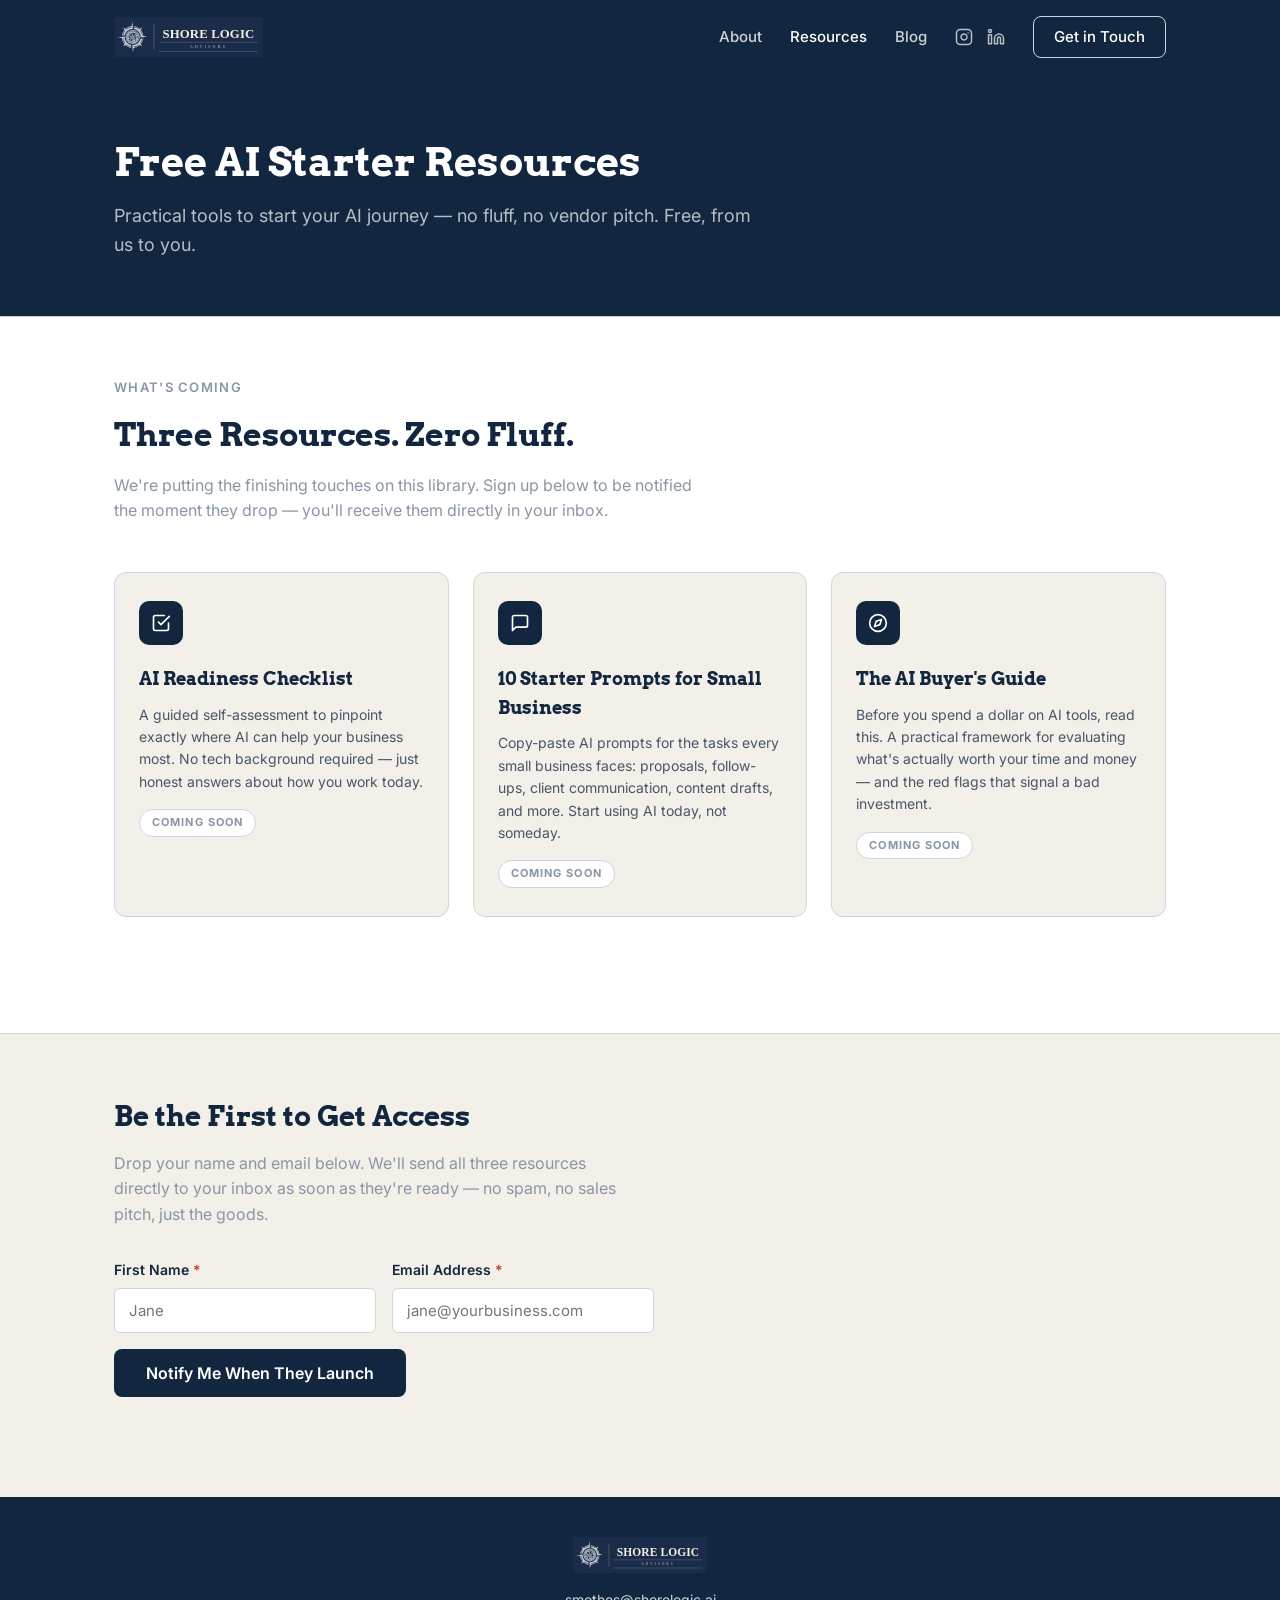
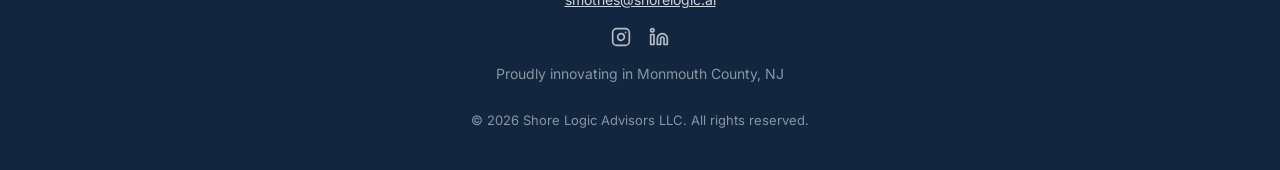
<file: resources.html>
<!DOCTYPE html>
<html lang="en">
<head>
  <meta charset="UTF-8" />
  <meta name="viewport" content="width=device-width, initial-scale=1.0" />

  <title>Free Resources | Shore Logic Advisors</title>
  <meta name="description" content="Free AI starter resources for small businesses — checklists, prompt libraries, and buyer guides. Join the waitlist to get early access." />
  <link rel="canonical" href="https://shorelogic.ai/resources.html" />

  <meta property="og:title" content="Free AI Resources | Shore Logic Advisors" />
  <meta property="og:description" content="Practical AI tools for small business owners — no fluff, no vendor pitch. Join the waitlist for early access." />
  <meta property="og:image" content="assets/thumbnail.png" />
  <meta property="og:type" content="website" />
  <meta property="og:url" content="https://shorelogic.ai/resources.html" />

  <link rel="preconnect" href="https://fonts.googleapis.com" />
  <link rel="preconnect" href="https://fonts.gstatic.com" crossorigin />
  <link href="https://fonts.googleapis.com/css2?family=Arvo:wght@400;700&family=Inter:wght@400;500;600&display=swap" rel="stylesheet" />
  <link rel="stylesheet" href="styles.css" />
</head>
<body>

  <!-- Nav -->
  <nav>
    <div class="container">
      <a href="index.html" class="nav-logo">
        <img src="assets/svg/logo-lockup-navy.svg" alt="Shore Logic Advisors" />
      </a>
      <button class="nav-toggle" aria-label="Toggle navigation" aria-expanded="false">
        <span></span><span></span><span></span>
      </button>
      <div class="nav-links">
        <a href="about.html">About</a>
        <a href="resources.html" class="active">Resources</a>
        <a href="blog/index.html">Blog</a>
        <div class="nav-social">
          <a href="https://www.instagram.com/shorelogicai/" aria-label="Instagram" target="_blank" rel="noopener">
            <svg xmlns="http://www.w3.org/2000/svg" width="18" height="18" viewBox="0 0 24 24" fill="none" stroke="currentColor" stroke-width="2" stroke-linecap="round" stroke-linejoin="round"><rect x="2" y="2" width="20" height="20" rx="5" ry="5"/><path d="M16 11.37A4 4 0 1 1 12.63 8 4 4 0 0 1 16 11.37z"/><line x1="17.5" y1="6.5" x2="17.51" y2="6.5"/></svg>
          </a>
          <a href="https://www.linkedin.com/company/shorelogic-advisors/" aria-label="LinkedIn" target="_blank" rel="noopener">
            <svg xmlns="http://www.w3.org/2000/svg" width="18" height="18" viewBox="0 0 24 24" fill="none" stroke="currentColor" stroke-width="2" stroke-linecap="round" stroke-linejoin="round"><path d="M16 8a6 6 0 0 1 6 6v7h-4v-7a2 2 0 0 0-2-2 2 2 0 0 0-2 2v7h-4v-7a6 6 0 0 1 6-6z"/><rect x="2" y="9" width="4" height="12"/><circle cx="4" cy="4" r="2"/></svg>
          </a>
        </div>
        <a href="index.html#contact" class="nav-cta">Get in Touch</a>
      </div>
    </div>
  </nav>

  <!-- Page Hero -->
  <div class="page-hero">
    <div class="container">
      <h1>Free AI Starter Resources</h1>
      <p class="subheader">Practical tools to start your AI journey — no fluff, no vendor pitch. Free, from us to you.</p>
    </div>
  </div>

  <div class="divider"></div>

  <!-- Resource Previews -->
  <section class="resources-section">
    <div class="container">
      <p class="section-label">What's Coming</p>
      <h2>Three Resources. Zero Fluff.</h2>
      <p class="lead">We're putting the finishing touches on this library. Sign up below to be notified the moment they drop — you'll receive them directly in your inbox.</p>

      <div class="resource-cards-grid">

        <div class="resource-card">
          <div class="resource-card-icon">
            <!-- Checklist icon -->
            <svg xmlns="http://www.w3.org/2000/svg" width="20" height="20" viewBox="0 0 24 24" fill="none" stroke="currentColor" stroke-width="2" stroke-linecap="round" stroke-linejoin="round"><polyline points="9 11 12 14 22 4"/><path d="M21 12v7a2 2 0 0 1-2 2H5a2 2 0 0 1-2-2V5a2 2 0 0 1 2-2h11"/></svg>
          </div>
          <h3>AI Readiness Checklist</h3>
          <p>A guided self-assessment to pinpoint exactly where AI can help your business most. No tech background required — just honest answers about how you work today.</p>
          <span class="coming-soon-badge">Coming Soon</span>
        </div>

        <div class="resource-card">
          <div class="resource-card-icon">
            <!-- Prompt / message icon -->
            <svg xmlns="http://www.w3.org/2000/svg" width="20" height="20" viewBox="0 0 24 24" fill="none" stroke="currentColor" stroke-width="2" stroke-linecap="round" stroke-linejoin="round"><path d="M21 15a2 2 0 0 1-2 2H7l-4 4V5a2 2 0 0 1 2-2h14a2 2 0 0 1 2 2z"/></svg>
          </div>
          <h3>10 Starter Prompts for Small Business</h3>
          <p>Copy-paste AI prompts for the tasks every small business faces: proposals, follow-ups, client communication, content drafts, and more. Start using AI today, not someday.</p>
          <span class="coming-soon-badge">Coming Soon</span>
        </div>

        <div class="resource-card">
          <div class="resource-card-icon">
            <!-- Compass / guide icon -->
            <svg xmlns="http://www.w3.org/2000/svg" width="20" height="20" viewBox="0 0 24 24" fill="none" stroke="currentColor" stroke-width="2" stroke-linecap="round" stroke-linejoin="round"><circle cx="12" cy="12" r="10"/><polygon points="16.24 7.76 14.12 14.12 7.76 16.24 9.88 9.88 16.24 7.76"/></svg>
          </div>
          <h3>The AI Buyer's Guide</h3>
          <p>Before you spend a dollar on AI tools, read this. A practical framework for evaluating what's actually worth your time and money — and the red flags that signal a bad investment.</p>
          <span class="coming-soon-badge">Coming Soon</span>
        </div>

      </div>
    </div>
  </section>

  <div class="divider"></div>

  <!-- Email Signup -->
  <section class="resource-signup-section">
    <div class="container">
      <h2>Be the First to Get Access</h2>
      <p class="lead">Drop your name and email below. We'll send all three resources directly to your inbox as soon as they're ready — no spam, no sales pitch, just the goods.</p>

      <form class="resource-signup-form" id="resource-form" novalidate>
        <div class="inline-form-row" style="grid-template-columns: 1fr 1fr; gap: 16px; margin-bottom: 16px; display: grid;">
          <div class="form-group" style="margin-bottom: 0;">
            <label for="r-name">First Name <span style="color:#c0392b">*</span></label>
            <input type="text" id="r-name" name="name" required placeholder="Jane" />
          </div>
          <div class="form-group" style="margin-bottom: 0;">
            <label for="r-email">Email Address <span style="color:#c0392b">*</span></label>
            <input type="email" id="r-email" name="email" required placeholder="jane@yourbusiness.com" />
          </div>
        </div>
        <button type="submit" class="btn" id="resource-submit-btn">Notify Me When They Launch</button>
        <p class="form-status" id="resource-form-status" role="alert"></p>
      </form>
    </div>
  </section>

  <!-- Footer -->
  <footer>
    <div class="container">
      <div class="footer-inner">
        <img src="assets/svg/logo-lockup-navy.svg" alt="Shore Logic Advisors" />
        <p class="footer-contact">
          <a href="mailto:smothes@shorelogic.ai">smothes@shorelogic.ai</a>
        </p>
        <div class="footer-social">
          <a href="https://www.instagram.com/shorelogicai/" aria-label="Instagram" target="_blank" rel="noopener">
            <svg xmlns="http://www.w3.org/2000/svg" width="20" height="20" viewBox="0 0 24 24" fill="none" stroke="currentColor" stroke-width="2" stroke-linecap="round" stroke-linejoin="round"><rect x="2" y="2" width="20" height="20" rx="5" ry="5"/><path d="M16 11.37A4 4 0 1 1 12.63 8 4 4 0 0 1 16 11.37z"/><line x1="17.5" y1="6.5" x2="17.51" y2="6.5"/></svg>
          </a>
          <a href="https://www.linkedin.com/company/shorelogic-advisors/" aria-label="LinkedIn" target="_blank" rel="noopener">
            <svg xmlns="http://www.w3.org/2000/svg" width="20" height="20" viewBox="0 0 24 24" fill="none" stroke="currentColor" stroke-width="2" stroke-linecap="round" stroke-linejoin="round"><path d="M16 8a6 6 0 0 1 6 6v7h-4v-7a2 2 0 0 0-2-2 2 2 0 0 0-2 2v7h-4v-7a6 6 0 0 1 6-6z"/><rect x="2" y="9" width="4" height="12"/><circle cx="4" cy="4" r="2"/></svg>
          </a>
        </div>
        <p class="footer-location">Proudly innovating in Monmouth County, NJ</p>
        <p class="footer-copy">© 2026 Shore Logic Advisors LLC. All rights reserved.</p>
      </div>
    </div>
  </footer>

  <script>
    const APPS_SCRIPT_URL = 'https://script.google.com/macros/s/AKfycbw6Emo7u7NNuvZxa25vpiEvlYKg4vGQaoP2pGudHjcL7wQX1jN9wdIGt_xhjvFqeEsP/exec';

    // Nav hamburger
    const toggle = document.querySelector('.nav-toggle');
    const links  = document.querySelector('.nav-links');
    if (toggle) {
      toggle.addEventListener('click', () => {
        const open = links.classList.toggle('open');
        toggle.setAttribute('aria-expanded', open);
      });
      links.querySelectorAll('a').forEach(a =>
        a.addEventListener('click', () => {
          links.classList.remove('open');
          toggle.setAttribute('aria-expanded', 'false');
        })
      );
    }

    // Resource waitlist form
    const resourceForm   = document.getElementById('resource-form');
    const resourceStatus = document.getElementById('resource-form-status');
    const resourceBtn    = document.getElementById('resource-submit-btn');

    resourceForm.addEventListener('submit', async function (e) {
      e.preventDefault();
      resourceStatus.textContent = '';
      resourceStatus.className = 'form-status';

      const name  = document.getElementById('r-name').value.trim();
      const email = document.getElementById('r-email').value.trim();

      if (!name || !email) {
        resourceStatus.textContent = 'Please enter your name and email.';
        resourceStatus.className = 'form-status error';
        return;
      }

      resourceBtn.disabled = true;
      resourceBtn.textContent = 'Signing you up…';

      const payload = { type: 'resource_waitlist', name, email };

      try {
        const res  = await fetch(APPS_SCRIPT_URL, { method: 'POST', body: JSON.stringify(payload) });
        const data = await res.json();
        if (data.result === 'success') {
          resourceStatus.textContent = "You're on the list! Check your inbox — we sent you a confirmation.";
          resourceStatus.className = 'form-status success';
          resourceForm.reset();
        } else {
          throw new Error(data.error || 'Unknown error');
        }
      } catch (err) {
        resourceStatus.textContent = 'Something went wrong. Please email us at smothes@shorelogic.ai.';
        resourceStatus.className = 'form-status error';
      } finally {
        resourceBtn.disabled = false;
        resourceBtn.textContent = 'Notify Me When They Launch';
      }
    });
  </script>
</body>
</html>
</file>
<file: styles.css>
/* Shore Logic Advisors — Shared Stylesheet */

/* ── Reset & Base ── */
*, *::before, *::after { box-sizing: border-box; margin: 0; padding: 0; }

:root {
  --navy:         #12263F;
  --cream:        #F3EFE9;
  --silver-light: #D0D5DD;
  --silver-mid:   #8A95A5;
  --white:        #FFFFFF;
  --radius-card:  12px;
  --radius-btn:   8px;
}

html { scroll-behavior: smooth; }

body {
  font-family: 'Inter', -apple-system, 'Segoe UI', sans-serif;
  font-size: 16px;
  line-height: 1.6;
  color: var(--navy);
  background: var(--cream);
}

h1, h2, h3, h4 {
  font-family: 'Arvo', Georgia, serif;
  font-weight: 700;
  color: var(--navy);
}

img { max-width: 100%; display: block; }
a   { color: inherit; text-decoration: none; }

/* ── Layout ── */
.container {
  max-width: 1100px;
  margin: 0 auto;
  padding: 0 24px;
}

section { padding: 60px 0; }

.divider {
  height: 1px;
  background: var(--silver-light);
  margin: 0;
}

/* ── Buttons ── */
.btn {
  display: inline-block;
  background: var(--navy);
  color: var(--white);
  font-family: 'Inter', sans-serif;
  font-size: 16px;
  font-weight: 600;
  padding: 14px 32px;
  border-radius: var(--radius-btn);
  border: none;
  cursor: pointer;
  transition: background 0.2s ease;
}
.btn:hover { background: #1a3a5c; }

.link-arrow {
  display: inline-flex;
  align-items: center;
  gap: 6px;
  font-size: 15px;
  font-weight: 600;
  color: var(--navy);
  border-bottom: 1px solid var(--silver-light);
  padding-bottom: 2px;
  transition: border-color 0.2s;
}
.link-arrow:hover { border-color: var(--navy); }

/* ── Nav ── */
nav {
  background: var(--navy);
  padding: 16px 0;
  position: sticky;
  top: 0;
  z-index: 100;
}
nav .container {
  display: flex;
  align-items: center;
  justify-content: space-between;
  flex-wrap: wrap;
  gap: 0;
}

.nav-logo { line-height: 0; }
.nav-logo img { height: 40px; width: auto; }

.nav-links {
  display: flex;
  align-items: center;
  gap: 28px;
}
.nav-links > a:not(.nav-cta) {
  color: rgba(255,255,255,0.8);
  font-size: 15px;
  font-weight: 500;
  transition: color 0.2s;
}
.nav-links > a:not(.nav-cta):hover,
.nav-links > a:not(.nav-cta).active { color: var(--white); }

.nav-social {
  display: flex;
  gap: 14px;
  align-items: center;
}
.nav-social a {
  color: rgba(255,255,255,0.7);
  display: flex;
  line-height: 0;
  transition: color 0.2s;
}
.nav-social a:hover { color: var(--white); }

nav a.nav-cta {
  color: var(--white);
  font-size: 15px;
  font-weight: 500;
  border: 1px solid var(--silver-light);
  padding: 8px 20px;
  border-radius: var(--radius-btn);
  transition: background 0.2s;
  white-space: nowrap;
}
nav a.nav-cta:hover { background: rgba(255,255,255,0.1); }

.nav-toggle {
  display: none;
  flex-direction: column;
  gap: 5px;
  background: none;
  border: none;
  cursor: pointer;
  padding: 4px;
}
.nav-toggle span {
  display: block;
  width: 22px;
  height: 2px;
  background: var(--white);
  border-radius: 2px;
  transition: all 0.2s;
}

/* ── Homepage Hero ── */
#hero {
  background: var(--cream);
  padding: 80px 0 70px;
  text-align: center;
}
#hero .hero-logo {
  height: 90px;
  width: auto;
  margin: 0 auto 36px;
}
#hero h1 {
  font-size: 48px;
  line-height: 1.2;
  margin-bottom: 20px;
}
#hero .subheader {
  font-size: 18px;
  color: var(--silver-mid);
  max-width: 640px;
  margin: 0 auto 36px;
}

/* ── Inner Page Hero ── */
.page-hero {
  background: var(--navy);
  color: var(--white);
  padding: 64px 0 56px;
}
.page-hero h1 {
  font-size: 40px;
  line-height: 1.2;
  color: var(--white);
  margin-bottom: 16px;
}
.page-hero .subheader {
  font-size: 18px;
  color: rgba(255,255,255,0.7);
  max-width: 640px;
  line-height: 1.6;
}

/* ── Section Label ── */
.section-label {
  font-size: 13px;
  font-weight: 600;
  letter-spacing: 0.1em;
  text-transform: uppercase;
  color: var(--silver-mid);
  margin-bottom: 12px;
}

/* ── Services ── */
#services { background: var(--white); }
#services h2 { font-size: 32px; margin-bottom: 48px; }

.cards-grid {
  display: grid;
  grid-template-columns: repeat(2, 1fr);
  gap: 24px;
}
.card {
  background: var(--cream);
  border: 1px solid var(--silver-light);
  border-radius: var(--radius-card);
  padding: 32px 28px;
}
.card-number {
  font-family: 'Arvo', serif;
  font-size: 13px;
  font-weight: 700;
  letter-spacing: 0.08em;
  color: var(--silver-mid);
  margin-bottom: 12px;
}
.card h3 { font-size: 20px; margin-bottom: 10px; }
.card p  { font-size: 15px; color: #4a5568; }

/* ── Why Shore Logic (pillars) ── */
#why { background: var(--cream); }
#why h2 { font-size: 32px; margin-bottom: 48px; }

.pillars-grid {
  display: grid;
  grid-template-columns: repeat(3, 1fr);
  gap: 32px;
}
.pillar {
  border-top: 2px solid var(--silver-light);
  padding-top: 24px;
}
.pillar h3 { font-size: 20px; margin-bottom: 10px; }
.pillar p  { font-size: 15px; color: #4a5568; }

/* ── About Teaser (homepage) ── */
#about-teaser { background: var(--white); }
#about-teaser h2 { font-size: 32px; margin-bottom: 20px; }
.about-teaser-body {
  max-width: 720px;
}
.about-teaser-body p {
  font-size: 16px;
  color: #2d3748;
  margin-bottom: 28px;
  line-height: 1.75;
}

/* ── About Page Content ── */
.about-section { background: var(--white); }
.about-section h2 { font-size: 28px; margin-bottom: 28px; }

.founder-quote {
  border-left: 4px solid var(--silver-light);
  padding-left: 28px;
  max-width: 800px;
  margin-bottom: 48px;
}
.founder-quote p {
  font-size: 16px;
  color: #2d3748;
  margin-bottom: 20px;
  line-height: 1.75;
}
.founder-quote p:last-child { margin-bottom: 0; }

.story-image {
  width: 100%;
  border-radius: var(--radius-card);
  border: 1px solid var(--silver-light);
  margin: 28px 0;
  display: block;
}
.story-image-caption {
  font-size: 13px;
  color: var(--silver-mid);
  margin-top: -16px;
  margin-bottom: 28px;
  font-style: italic;
}

.serve-grid {
  display: grid;
  grid-template-columns: repeat(3, 1fr);
  gap: 24px;
  margin-top: 8px;
}
.serve-card {
  background: var(--cream);
  border: 1px solid var(--silver-light);
  border-radius: var(--radius-card);
  padding: 28px 24px;
}
.serve-card h3 { font-size: 18px; margin-bottom: 10px; }
.serve-card p  { font-size: 14px; color: #4a5568; line-height: 1.6; }

/* ── Resources Page ── */
.resources-section { background: var(--white); }
.resources-section h2 { font-size: 32px; margin-bottom: 12px; }
.resources-section .lead {
  font-size: 16px;
  color: var(--silver-mid);
  max-width: 580px;
  margin-bottom: 48px;
}

.resource-cards-grid {
  display: grid;
  grid-template-columns: repeat(3, 1fr);
  gap: 24px;
  margin-bottom: 56px;
}
.resource-card {
  background: var(--cream);
  border: 1px solid var(--silver-light);
  border-radius: var(--radius-card);
  padding: 28px 24px;
  position: relative;
  overflow: hidden;
}
.resource-card-icon {
  width: 44px;
  height: 44px;
  background: var(--navy);
  border-radius: 10px;
  display: flex;
  align-items: center;
  justify-content: center;
  margin-bottom: 20px;
  color: var(--white);
}
.resource-card h3 { font-size: 18px; margin-bottom: 10px; }
.resource-card p  { font-size: 14px; color: #4a5568; line-height: 1.6; }

.coming-soon-badge {
  display: inline-block;
  margin-top: 16px;
  font-size: 11px;
  font-weight: 700;
  letter-spacing: 0.1em;
  text-transform: uppercase;
  color: var(--silver-mid);
  background: var(--white);
  border: 1px solid var(--silver-light);
  border-radius: 20px;
  padding: 4px 12px;
}

/* ── Resource Signup ── */
.resource-signup-section { background: var(--cream); }
.resource-signup-section h2 { font-size: 28px; margin-bottom: 12px; }
.resource-signup-section .lead {
  font-size: 16px;
  color: var(--silver-mid);
  max-width: 520px;
  margin-bottom: 32px;
}
.resource-signup-form {
  max-width: 540px;
}
.inline-form-row {
  display: grid;
  grid-template-columns: 1fr 1fr auto;
  gap: 12px;
  align-items: end;
}

/* ── Blog Page ── */
.blog-coming-section { background: var(--white); }
.blog-coming-section h2 { font-size: 32px; margin-bottom: 16px; }
.blog-coming-section .lead {
  font-size: 16px;
  color: #4a5568;
  max-width: 600px;
  margin-bottom: 40px;
  line-height: 1.75;
}
.preview-posts {
  display: grid;
  grid-template-columns: repeat(3, 1fr);
  gap: 24px;
  margin-bottom: 56px;
}
.preview-post {
  background: var(--cream);
  border: 1px solid var(--silver-light);
  border-radius: var(--radius-card);
  padding: 28px 24px;
  opacity: 0.6;
}
.preview-post .post-tag {
  font-size: 11px;
  font-weight: 700;
  letter-spacing: 0.1em;
  text-transform: uppercase;
  color: var(--silver-mid);
  margin-bottom: 10px;
}
.preview-post h3 { font-size: 17px; margin-bottom: 10px; color: var(--navy); }
.preview-post p  { font-size: 14px; color: #4a5568; }

.blog-subscribe-section { background: var(--cream); }
.blog-subscribe-section h2 { font-size: 28px; margin-bottom: 12px; }
.blog-subscribe-section .lead {
  font-size: 16px;
  color: var(--silver-mid);
  max-width: 520px;
  margin-bottom: 32px;
}
.subscribe-form {
  max-width: 440px;
}
.subscribe-row {
  display: grid;
  grid-template-columns: 1fr auto;
  gap: 12px;
  align-items: end;
}

/* ── Contact ── */
#contact { background: var(--cream); }
#contact h2 { font-size: 32px; margin-bottom: 12px; }
#contact .subheader {
  font-size: 16px;
  color: var(--silver-mid);
  margin-bottom: 40px;
  max-width: 560px;
}
.contact-form { max-width: 620px; }
.form-row {
  display: grid;
  grid-template-columns: 1fr 1fr;
  gap: 20px;
}
.form-group {
  margin-bottom: 20px;
  display: flex;
  flex-direction: column;
}
.form-group.full { grid-column: 1 / -1; }

label {
  font-size: 14px;
  font-weight: 600;
  color: var(--navy);
  margin-bottom: 6px;
}
label .optional {
  font-weight: 400;
  color: var(--silver-mid);
  font-size: 13px;
}
input, textarea {
  font-family: 'Inter', sans-serif;
  font-size: 15px;
  color: var(--navy);
  background: var(--white);
  border: 1px solid var(--silver-light);
  border-radius: 6px;
  padding: 12px 14px;
  width: 100%;
  transition: border-color 0.2s;
  outline: none;
}
input:focus, textarea:focus { border-color: var(--navy); }
textarea { resize: vertical; min-height: 120px; }

.form-status {
  margin-top: 16px;
  font-size: 15px;
  font-weight: 500;
  min-height: 24px;
}
.form-status.success { color: #276749; }
.form-status.error   { color: #c0392b; }

/* ── Footer ── */
footer {
  background: var(--navy);
  color: var(--white);
  padding: 40px 0;
}
.footer-inner {
  display: flex;
  flex-direction: column;
  align-items: center;
  gap: 16px;
  text-align: center;
}
footer img { height: 36px; width: auto; }
.footer-contact { font-size: 14px; color: var(--silver-light); }
.footer-contact a { color: var(--silver-light); text-decoration: underline; }

.footer-social {
  display: flex;
  gap: 18px;
  align-items: center;
}
.footer-social a {
  color: rgba(255,255,255,0.7);
  display: flex;
  line-height: 0;
  transition: color 0.2s;
}
.footer-social a:hover { color: var(--white); }

.footer-location { font-size: 14px; color: var(--silver-mid); }
.footer-copy { font-size: 13px; color: var(--silver-mid); margin-top: 8px; }

/* ── Responsive ── */
@media (max-width: 768px) {
  .nav-toggle { display: flex; }

  .nav-links {
    display: none;
    width: 100%;
    flex-direction: column;
    align-items: flex-start;
    gap: 18px;
    padding: 20px 0 4px;
    border-top: 1px solid rgba(255,255,255,0.1);
    margin-top: 14px;
  }
  .nav-links.open { display: flex; }
  .nav-social { margin-left: 0; }
  nav a.nav-cta { width: 100%; text-align: center; display: block; box-sizing: border-box; }

  #hero h1          { font-size: 34px; }
  #hero .subheader  { font-size: 16px; }
  .page-hero h1     { font-size: 30px; }
  .page-hero .subheader { font-size: 16px; }

  .nav-logo img { height: 32px; }

  .cards-grid            { grid-template-columns: 1fr; }
  .pillars-grid          { grid-template-columns: 1fr; }
  .form-row              { grid-template-columns: 1fr; }
  .form-group.full       { grid-column: auto; }
  .resource-cards-grid   { grid-template-columns: 1fr; }
  .serve-grid            { grid-template-columns: 1fr; }
  .preview-posts         { grid-template-columns: 1fr; }
  .inline-form-row       { grid-template-columns: 1fr; }
  .subscribe-row         { grid-template-columns: 1fr; }
  .inline-form-row .btn,
  .subscribe-row .btn    { width: 100%; text-align: center; }
}
</file>
